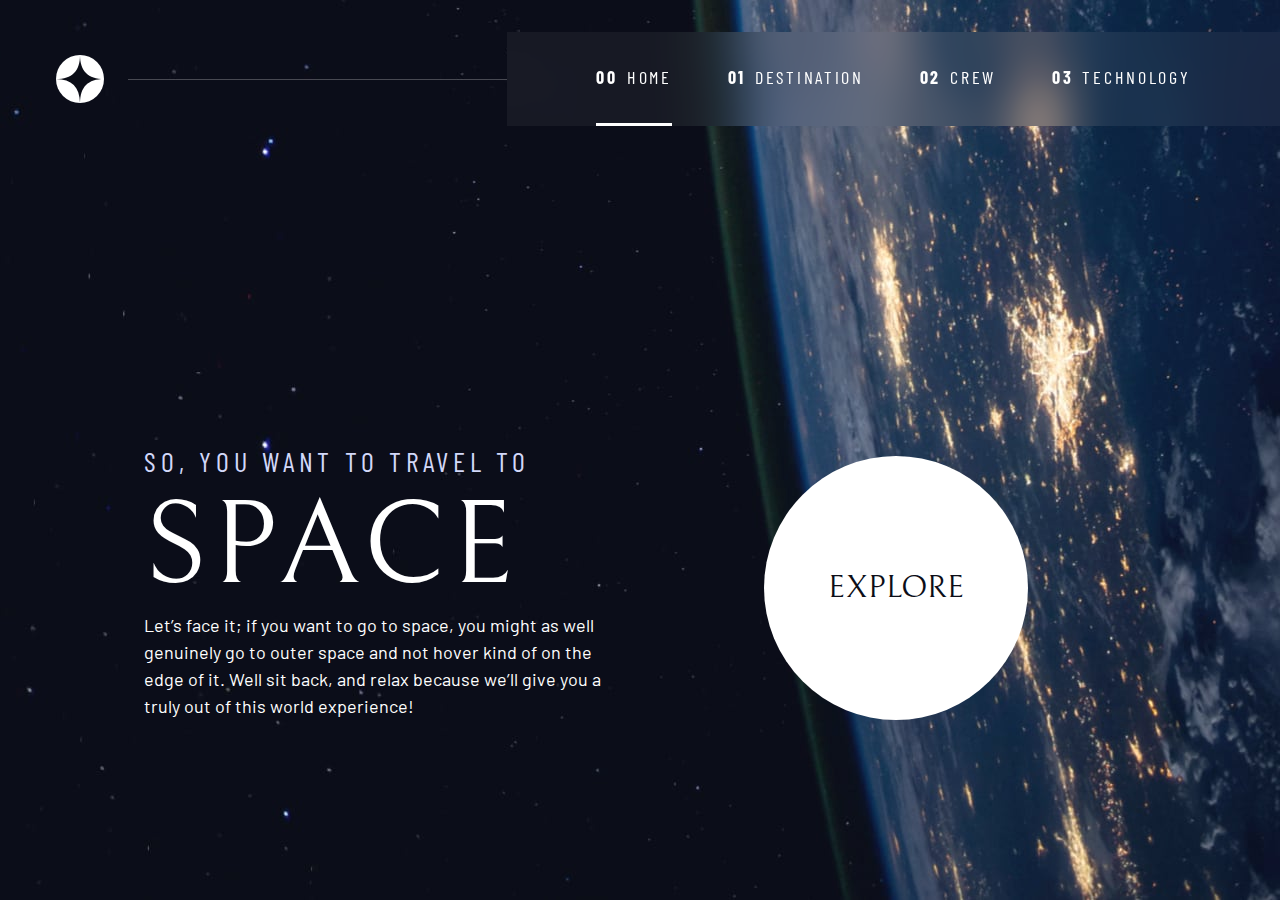
<file: index.html>
<!DOCTYPE html>
<html lang="en">
<head>
  <meta charset="UTF-8">
  <meta name="viewport" content="width=device-width, initial-scale=1.0">

  <link rel="icon" type="image/png" sizes="32x32" href="assets/img/favicon-32x32.png">
  <!-- Google fonts -->
  <link rel="preconnect" href="https://fonts.googleapis.com">
  <link rel="preconnect" href="https://fonts.gstatic.com" crossorigin>
  <link href="https://fonts.googleapis.com/css2?family=Barlow+Condensed:wght@400;700&family=Bellefair&family=Barlow:wght@400;700&display=swap"
      rel="stylesheet">
      
  <!-- Our custom CSS -->
  <link rel="stylesheet" href="assets/css/index.css">
  <title>Frontend Mentor | Space tourism website</title>
  <script src="assets/js/navigation.js" defer></script>
</head>
<body class="home">
  <a class="skip-to-content" href="#main">Skip to content</a>
  <header class="primary-header flex">
    <div>
      <img src="assets/img/shared/logo.svg" alt="space tourism logo" class="logo">
    </div>
    <button class="mobile-nav-toggle" aria-controls="primary-navigation"><span class="sr-only" aria-expanded="false">Menu</span></button>
    <nav>
        <ul id="primary-navigation" data-visible="false" class="primary-navigation underline-indicators flex">
            <li class="active"><a class="ff-sans-cond uppercase text-white letter-spacing-2" href="index.html"><span aria-hidden="true">00</span>Home</a></li>
            <li><a class="ff-sans-cond uppercase text-white letter-spacing-2" href="destination.html"><span aria-hidden="true">01</span>Destination</a></li>
            <li><a class="ff-sans-cond uppercase text-white letter-spacing-2" href="crew.html"><span aria-hidden="true">02</span>Crew</a></li>
            <li><a class="ff-sans-cond uppercase text-white letter-spacing-2" href="technology.html"><span aria-hidden="true">03</span>Technology</a></li>
        </ul>
    </nav>
  </header>
  
  <main id="main" class="grid-container grid-container--home">
    <div>
      <h1 class="text-accent fs-500 ff-sans-cond uppercase letter-spacing-1">So, you want to travel to
      <span class="d-block fs-900 ff-serif text-white">Space</span></h1>
      
      <p>Let’s face it; if you want to go to space, you might as well genuinely go to 
      outer space and not hover kind of on the edge of it. Well sit back, and relax 
      because we’ll give you a truly out of this world experience! </p>
    </div>
    <div>
      <a href="destination.html" class="large-button uppercase ff-serif text-dark bg-white">Explore</a>
    </div>
  </main>


</body>
</html>
</file>
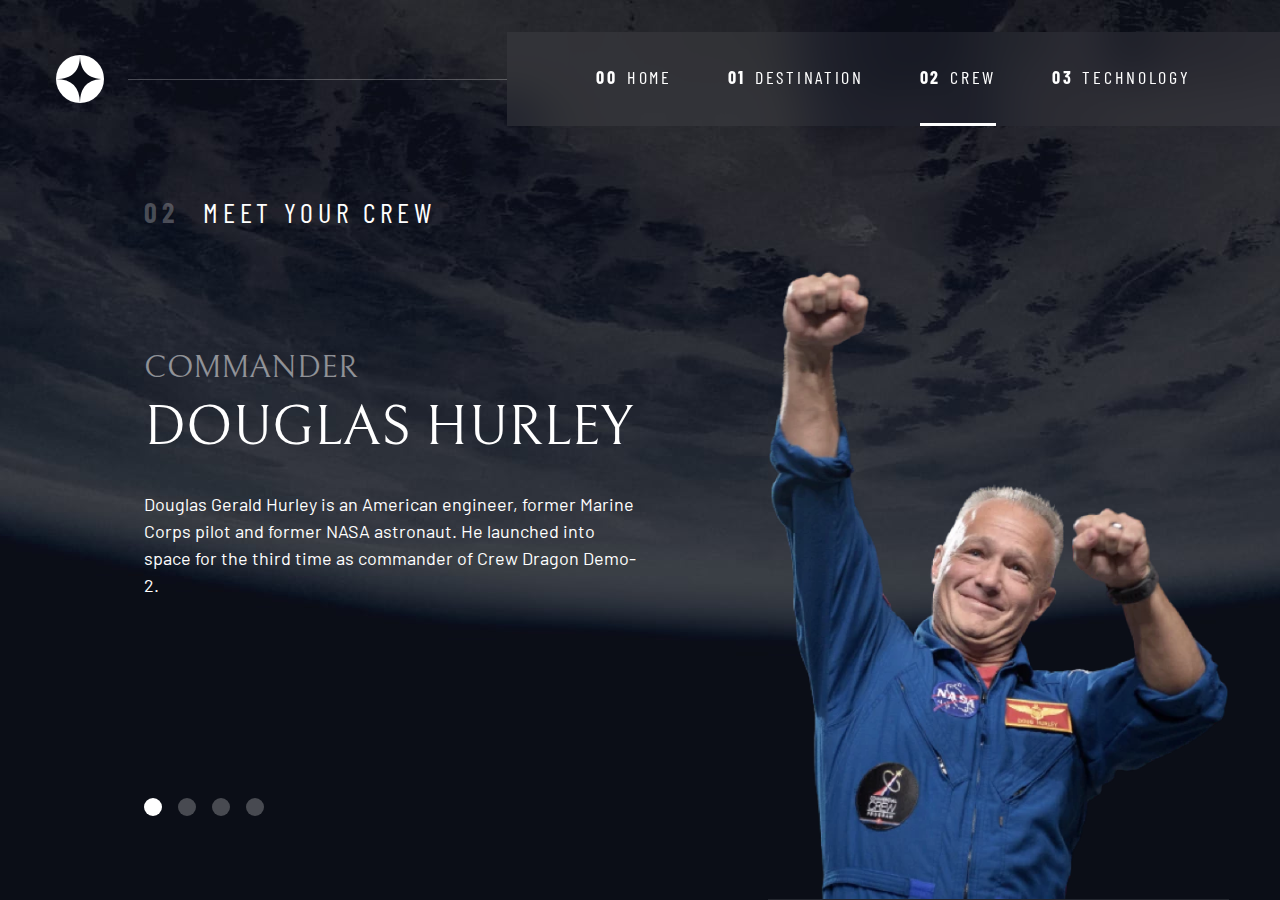
<file: crew.html>
<!DOCTYPE html>
<html lang="en">
<head>
  <meta charset="UTF-8">
  <meta name="viewport" content="width=device-width, initial-scale=1.0">

  <link rel="icon" type="image/png" sizes="32x32" href="assets/img/favicon-32x32.png">
  <!-- Google fonts -->
  <link rel="preconnect" href="https://fonts.googleapis.com">
  <link rel="preconnect" href="https://fonts.gstatic.com" crossorigin>
  <link href="https://fonts.googleapis.com/css2?family=Barlow+Condensed:wght@400;700&family=Bellefair&family=Barlow:wght@400;700&display=swap"
      rel="stylesheet">
      
  <!-- Our custom CSS -->
  <link rel="stylesheet" href="assets/css/index.css">
  <title>Frontend Mentor | Space tourism website</title>
  <script src="assets/js/navigation.js" defer></script>
  <script src="assets/js/tabs.js" defer></script>

</head>

<body class="crew">
  <a class="skip-to-content" href="#main">Skip to content</a>
  <header class="primary-header flex">
    <div>
      <img src="assets/img/shared/logo.svg  " alt="space tourism logo" class="logo">
    </div>
    <button class="mobile-nav-toggle" aria-controls="primary-navigation"><span class="sr-only" aria-expanded="false">Menu</span></button>
    <nav> 
        <ul id="primary-navigation" data-visible="false" class="primary-navigation underline-indicators flex">
          <li><a class="ff-sans-cond uppercase text-white letter-spacing-2" href="index.html"><span aria-hidden="true">00</span>Home</a></li>
          <li><a class="ff-sans-cond uppercase text-white letter-spacing-2" href="destination.html"><span aria-hidden="true">01</span>Destination</a></li>
          <li class="active"><a class="ff-sans-cond uppercase text-white letter-spacing-2" href="crew.html"><span aria-hidden="true">02</span>Crew</a></li>
          <li><a class="ff-sans-cond uppercase text-white letter-spacing-2" href="technology.html"><span aria-hidden="true">03</span>Technology</a></li>
        </ul>
    </nav>
  </header>
  
  <main id="main" class="grid-container grid-container--crew flow">
    <h1 class="numbered-title"><span aria-hidden="true">02</span> Meet your crew</h1>
    
    <div class="dot-indicators flex" role="tablist" aria-label="crew member list">
      <button aria-selected="true" aria-controls="commander-tab" role="tab" data-image="commander-image" tabindex="0"><span class="sr-only">The commander</span></button>
      <button aria-selected="false" aria-controls="mission-tab" role="tab" data-image="mission-image" tabindex="-1"><span class="sr-only">The mission specialist</span></button>
      <button aria-selected="false" aria-controls="pilot-tab" role="tab" data-image="pilot-image" tabindex="-1"><span class="sr-only">The pilot</span></button>
      <button aria-selected="false" aria-controls="crew-tab" role="tab" data-image="crew-image" tabindex="-1"><span class="sr-only">The crew engineer</span></button>
    </div>
    
    <!-- commander -->
    <article class="crew-details flow" id="commander-tab" role="tabpanel" tabindex="0">
      <header class="flow flow--space-small">
        <h2 class="fs-600 ff-serif uppercase">Commander</h2>
        <p class="fs-700 uppercase ff-serif">Douglas Hurley</p>
      </header>
      <p>Douglas Gerald Hurley is an American engineer, former Marine Corps pilot 
      and former NASA astronaut. He launched into space for the third time as 
      commander of Crew Dragon Demo-2.</p>
    </article> 
    
    <!-- mission specialist -->
    <article hidden class="crew-details flow" id="mission-tab" role="tabpanel" tabindex="0">
      <header class="flow flow--space-small">
        <h2 class="fs-600 ff-serif uppercase">Mission Specialist</h2>
        <p class="fs-700 uppercase ff-serif">Mark SHuttleworth</p>
      </header>
      <p>Mark Richard Shuttleworth is the founder and CEO of Canonical, the company behind
        the Linux-based Ubuntu operating system. Shuttleworth became the first South
        African to travel to space as a space tourist.</p>
    </article> 
    
    <!-- pilot -->
    <article hidden class="crew-details flow" id="pilot-tab" role="tabpanel" tabindex="0">
      <header class="flow flow--space-small">
        <h2 class="fs-600 ff-serif uppercase">Pilot</h2>
        <p class="fs-700 uppercase ff-serif">Victor Glover</p>
      </header>
      <p>Pilot on the first operational flight of the SpaceX Crew Dragon to the
        International Space Station. Glover is a commander in the U.S. Navy where
        he pilots an F/A-18.He was a crew member of Expedition 64, and served as a
        station systems flight engineer.</p>
    </article> 
    
    <!-- engineer -->
    <article hidden class="crew-details flow" id="crew-tab" role="tabpanel" tabindex="0">
      <header class="flow flow--space-small">
        <h2 class="fs-600 ff-serif uppercase">Flight Engineer</h2>
        <p class="fs-700 uppercase ff-serif">Anousheh Ansari</p>
      </header>
      <p>Anousheh Ansari is an Iranian American engineer and co-founder of Prodea Systems.
        Ansari was the fourth self-funded space tourist, the first self-funded woman to
        fly to the ISS, and the first Iranian in space.</p>
    </article> 
    
    
    <picture id="commander-image">
      <source srcset="assets/img/crew/image-douglas-hurley.webp" type="image/webp">
      <img src="assets/img/crew/image-douglas-hurley.png" alt="Douglas Hurley">
    </picture>
    <picture hidden id="mission-image">
      <source srcset="assets/img/crew/image-mark-shuttleworth.webp" type="image/webp">
      <img src="assets/img/crew/image-mark-shuttleworth.png" alt="Douglas Hurley">
    </picture>
    <picture hidden id="pilot-image">
      <source srcset="assets/img/crew/image-victor-glover.webp" type="image/webp">
      <img src="assets/img/crew/image-victor-glover.png" alt="Douglas Hurley">
    </picture>
    <picture hidden id="crew-image">
      <source srcset="assets/img/crew/image-anousheh-ansari.webp" type="image/webp">
      <img src="assets/img/crew/image-anousheh-ansari.png" alt="Douglas Hurley">
    </picture>
  </main>
</body>
</html>
</file>
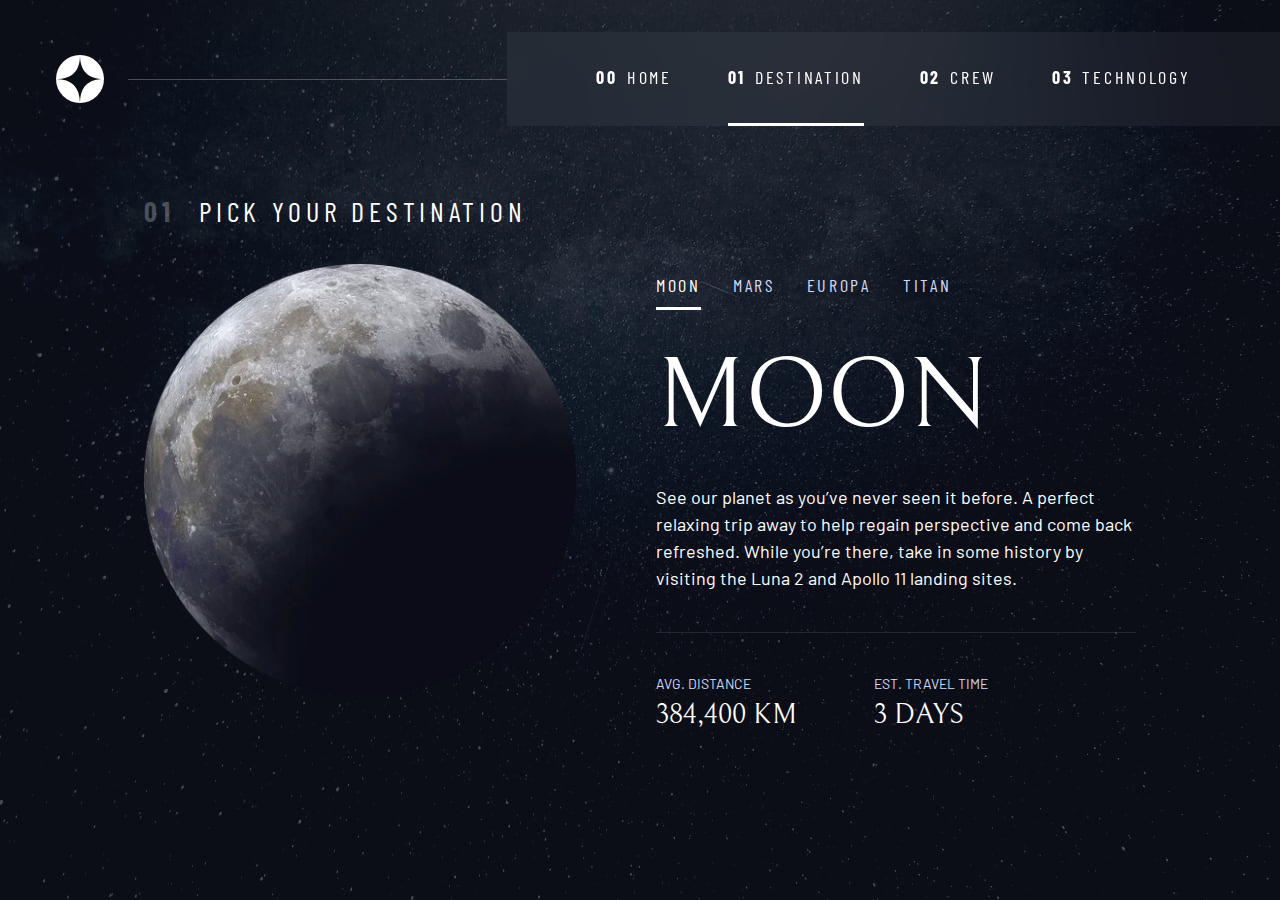
<file: destination.html>
<!DOCTYPE html>
<html lang="en">
<head>
  <meta charset="UTF-8">
  <meta name="viewport" content="width=device-width, initial-scale=1.0">

  <link rel="icon" type="image/png" sizes="32x32" href="assets/img/favicon-32x32.png">
  <!-- Google fonts -->
  <link rel="preconnect" href="https://fonts.googleapis.com">
  <link rel="preconnect" href="https://fonts.gstatic.com" crossorigin>
  <link href="https://fonts.googleapis.com/css2?family=Barlow+Condensed:wght@400;700&family=Bellefair&family=Barlow:wght@400;700&display=swap"
      rel="stylesheet">
      
  <!-- Our custom CSS -->
  <link rel="stylesheet" href="assets/css/index.css">
  <title>Frontend Mentor | Space tourism website</title>
  <script src="assets/js/navigation.js" defer></script>
  <script src="assets/js/tabs.js" defer></script>
</head>

<body class="destination">
  <a class="skip-to-content" href="#main">Skip to content</a>
  <header class="primary-header flex">
    <div>
      <img src="assets/img/shared/logo.svg" alt="space tourism logo" class="logo">
    </div>
    <button class="mobile-nav-toggle" aria-controls="primary-navigation"><span class="sr-only" aria-expanded="false">Menu</span></button>
    <nav>
        <ul id="primary-navigation" data-visible="false" class="primary-navigation underline-indicators flex">
          <li><a class="ff-sans-cond uppercase text-white letter-spacing-2" href="index.html"><span aria-hidden="true">00</span>Home</a></li>
          <li class="active"><a class="ff-sans-cond uppercase text-white letter-spacing-2" href="destination.html"><span aria-hidden="true">01</span>Destination</a></li>
          <li><a class="ff-sans-cond uppercase text-white letter-spacing-2" href="crew.html"><span aria-hidden="true">02</span>Crew</a></li>
          <li><a class="ff-sans-cond uppercase text-white letter-spacing-2" href="technology.html"><span aria-hidden="true">03</span>Technology</a></li>
        </ul>
    </nav>
  </header>
  
  <main id="main" class="grid-container grid-container--destination flow">
    <h1 class="numbered-title"><span aria-hidden="true">01</span> Pick your destination</h1>
    
    <picture id="moon-image">
      <source srcset="assets/img/destination/image-moon.webp" type="image/webp">
      <img src="assets/img/destination/image-moon.png" alt="the moon">
    </picture>
    <picture hidden id="mars-image">
      <source srcset="assets/img/destination/image-mars.webp" type="image/webp">
      <img src="assets/img/destination/image-mars.png" alt="the planet mars">
    </picture>
    <picture hidden id="europa-image">
      <source srcset="assets/img/destination/image-europa.webp" type="image/webp">
      <img src="assets/img/destination/image-europa.png" alt="the planet europa">
    </picture>
    <picture hidden id="titan-image">
      <source srcset="assets/img/destination/image-titan.webp" type="image/webp">
      <img src="assets/img/destination/image-titan.png" alt="the moon titan">
    </picture>
    
    
    <div class="tab-list underline-indicators flex" role="tablist" aria-label="destination list">
        <button aria-selected="true" role="tab" aria-controls="moon-tab" class="uppercase ff-sans-cond text-accent letter-spacing-2" tabindex="0" data-image="moon-image">Moon</button>
        <button aria-selected="false" role="tab" aria-controls="mars-tab" class="uppercase ff-sans-cond text-accent letter-spacing-2" tabindex="-1" data-image="mars-image">Mars</button>
        <button aria-selected="false" role="tab" aria-controls="europa-tab" class="uppercase ff-sans-cond text-accent letter-spacing-2" tabindex="-1" data-image="europa-image">Europa</button>
        <button aria-selected="false" role="tab" aria-controls="titan-tab" class="uppercase ff-sans-cond text-accent letter-spacing-2" tabindex="-1" data-image="titan-image">Titan</button>
    </div>

    <!-- The moon -->
    <article class="destination-info flow" id="moon-tab" tabindex="0" role="tabpanel">
      <h2 class="fs-800 uppercase ff-serif">Moon</h2>

      <p>See our planet as you’ve never seen it before. A perfect relaxing trip away to help 
      regain perspective and come back refreshed. While you’re there, take in some history 
      by visiting the Luna 2 and Apollo 11 landing sites.</p>
      
      <div class="destination-meta flex">
        <div>
          <h3 class="text-accent fs-200 uppercase">Avg. distance</h3>
          <p class="ff-serif uppercase">384,400 km</p>
        </div>
        <div>
          <h3 class="text-accent fs-200 uppercase">Est. travel time</h3>
          <p class="ff-serif uppercase">3 days</p>
        </div>
      </div>
    </article>
    
    <!-- Mars -->
    <article hidden class="destination-info flow" id="mars-tab" tabindex="0"  role="tabpanel">
      <h2 class="fs-800 uppercase ff-serif">Mars</h2>

      <p>Don’t forget to pack your hiking boots. You’ll need them to tackle Olympus Mons, 
  the tallest planetary mountain in our solar system. It’s two and a half times 
  the size of Everest!</p>
      
      <div class="destination-meta flex">
        <div>
          <h3 class="text-accent fs-200 uppercase">Avg. distance</h3>
          <p class="ff-serif uppercase">225 mil. km</p>
        </div>
        <div>
          <h3 class="text-accent fs-200 uppercase">Est. travel time</h3>
          <p class="ff-serif uppercase">9 months</p>
        </div>
      </div>
    </article>
    
    <!-- Europa -->
    <article hidden class="destination-info flow" id="europa-tab" tabindex="0"  role="tabpanel">
      <h2 class="fs-800 uppercase ff-serif">Europa</h2>

      <p>The smallest of the four Galilean moons orbiting Jupiter, Europa is a 
  winter lover’s dream. With an icy surface, it’s perfect for a bit of 
  ice skating, curling, hockey, or simple relaxation in your snug 
  wintery cabin.</p>
      <div class="destination-meta flex">
        <div>
          <h3 class="text-accent fs-200 uppercase">Avg. distance</h3>
          <p class="ff-serif uppercase">628 mil. km</p>
        </div>
        <div>
          <h3 class="text-accent fs-200 uppercase">Est. travel time</h3>
          <p class="ff-serif uppercase">3 years</p>
        </div>
      </div>
    </article>
    
    <!-- Titan -->
    <article hidden class="destination-info flow" id="titan-tab" tabindex="0"  role="tabpanel">
      <h2 class="fs-800 uppercase ff-serif">Titan</h2>

      <p>The only moon known to have a dense atmosphere other than Earth, Titan 
  is a home away from home (just a few hundred degrees colder!). As a 
  bonus, you get striking views of the Rings of Saturn.</p>
      
      <div class="destination-meta flex">
        <div>
          <h3 class="text-accent fs-200 uppercase">Avg. distance</h3>
          <p class="ff-serif uppercase">1.6 bil. km</p>
        </div>
        <div>
          <h3 class="text-accent fs-200 uppercase">Est. travel time</h3>
          <p class="ff-serif uppercase">7 years</p>
        </div>
      </div>
    </article>
  </main>
</body>
</html>
</file>
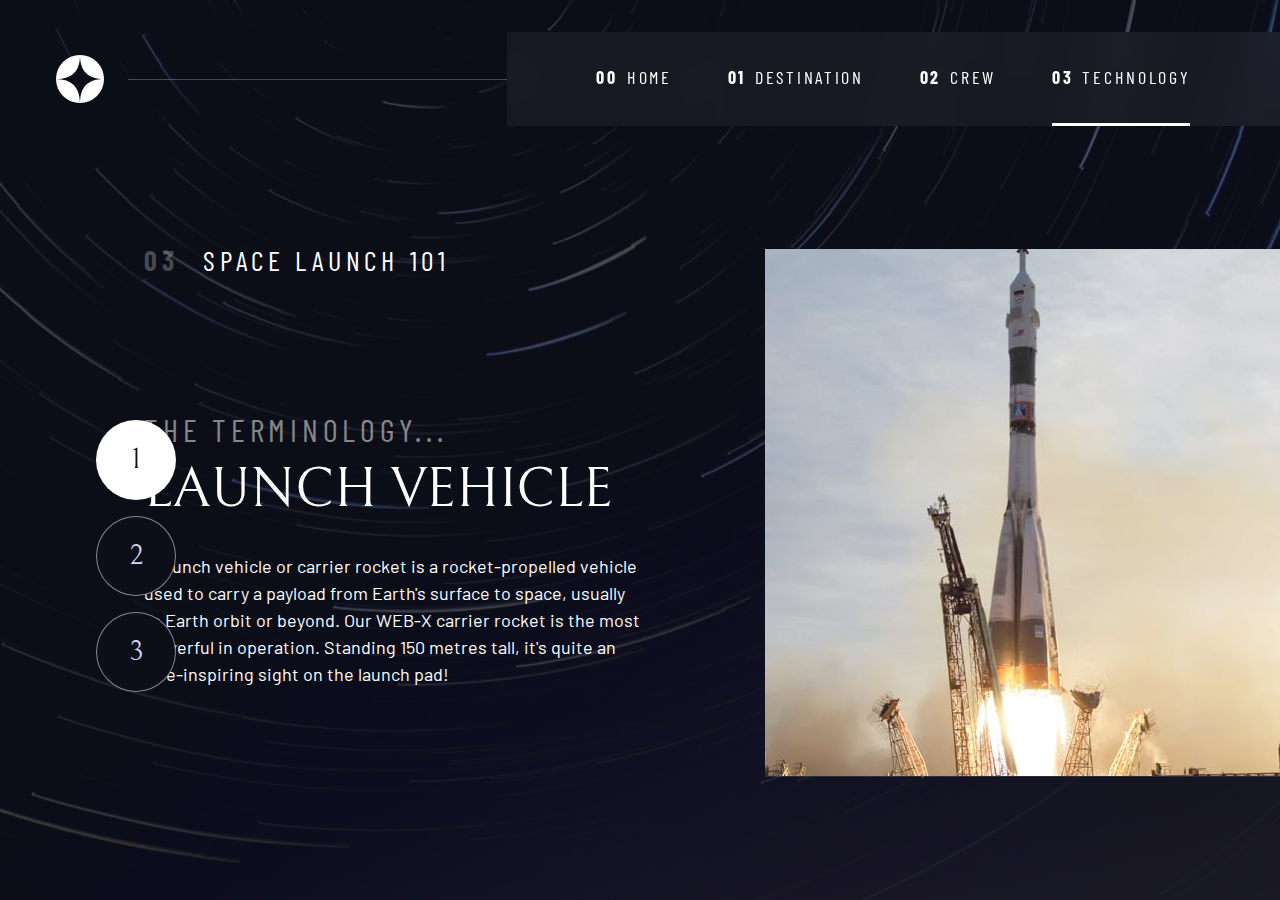
<file: technology.html>
<!DOCTYPE html>
<html lang="en">
<head>
  <meta charset="UTF-8">
  <meta name="viewport" content="width=device-width, initial-scale=1.0">

  <link rel="icon" type="image/png" sizes="32x32" href="assets/img/favicon-32x32.png">
  <!-- Google fonts -->
  <link rel="preconnect" href="https://fonts.googleapis.com">
  <link rel="preconnect" href="https://fonts.gstatic.com" crossorigin>
  <link href="https://fonts.googleapis.com/css2?family=Barlow+Condensed:wght@400;700&family=Bellefair&family=Barlow:wght@400;700&display=swap"
      rel="stylesheet">
      
  <!-- Our custom CSS -->
  <link rel="stylesheet" href="assets/css/index.css">
  <title>Frontend Mentor | Space tourism website</title>
  <script src="assets/js/navigation.js" defer></script>
  <script src="assets/js/tabs.js" defer></script>
</head>
<body class="technology">
    <a class="skip-to-content" href="#main">Skip to content</a>
    <header class="primary-header flex">
      <div>
        <img src="assets/img/shared/logo.svg" alt="space tourism logo" class="logo">
      </div>
      <button class="mobile-nav-toggle" aria-controls="primary-navigation"><span class="sr-only" aria-expanded="false">Menu</span></button>
      <nav>
          <ul id="primary-navigation" data-visible="false" class="primary-navigation underline-indicators flex">
            <li><a class="ff-sans-cond uppercase text-white letter-spacing-2" href="index.html"><span aria-hidden="true">00</span>Home</a></li>
            <li><a class="ff-sans-cond uppercase text-white letter-spacing-2" href="destination.html"><span aria-hidden="true">01</span>Destination</a></li>
            <li><a class="ff-sans-cond uppercase text-white letter-spacing-2" href="crew.html"><span aria-hidden="true">02</span>Crew</a></li>
            <li class="active"><a class="ff-sans-cond uppercase text-white letter-spacing-2" href="technology.html"><span aria-hidden="true">03</span>Technology</a></li>
          </ul>
      </nav>
    </header>
    <main id="main" class="grid-container grid-container--technology flow">
            <h1 class="numbered-title"><span aria-hidden="true">03</span> Space launch 101</h1>
        
            <div class="number-indicators" role="tablist" aria-label="technology list">
                <button aria-selected="true" role="tab" aria-controls="number-one-tab" class="number fs-500 ff-serif text-accent" tabindex="0" data-image="launch-image">1</button>
                <button aria-selected="false" role="tab" aria-controls="number-two-tab" class="number fs-500 ff-serif text-accent" tabindex="-1" data-image="capsule-image">2</button>
                <button aria-selected="false" role="tab" aria-controls="number-three-tab" class="number fs-500 ff-serif text-accent" tabindex="-1" data-image="spaceport-image">3</button>
            </div>
            
            <article class="technology-details flow" id="number-one-tab" role="tabpanel" tabindex="0">
            <header class="flow flow--space-small">
              <h2 class="fs-600 ff-sans-cond uppercase text-accent letter-spacing-1">The terminology...</h2>
              <p class="d-block fs-700 uppercase ff-serif text-white">Launch vehicle</p>
            </header>
            <p>
                A launch vehicle or carrier rocket is a rocket-propelled vehicle used to carry a 
                payload from Earth's surface to space, usually to Earth orbit or beyond. Our 
                WEB-X carrier rocket is the most powerful in operation. Standing 150 metres tall, 
                it's quite an awe-inspiring sight on the launch pad!
            </p>
            </article>

            <article hidden class="technology-details flow" id="number-two-tab" role="tabpanel" tabindex="0">
            <header class="flow flow--space-small">
              <h2 class="fs-600 ff-sans-cond uppercase text-accent letter-spacing-1">The terminology...</h2>
              <p class="d-block fs-700 uppercase ff-serif text-white">Space capsule</p>
            </header>
            <p>
              A space capsule is an often-crewed spacecraft that uses a blunt-body reentry 
              capsule to reenter the Earth's atmosphere without wings. Our capsule is where 
              you'll spend your time during the flight. It includes a space gym, cinema, 
              and plenty of other activities to keep you entertained.
            </p>
            </article>
            <article hidden class="technology-details flow" id="number-three-tab" role="tabpanel" tabindex="0">
            <header class="flow flow--space-small">
              <h2 class="fs-600 ff-sans-cond uppercase text-accent letter-spacing-1">The terminology...</h2>
              <p class="d-block fs-700 uppercase ff-serif text-white">Spaceport</p>
            </header>
            <p>
              A spaceport or cosmodrome is a site for launching (or receiving) spacecraft, 
              by analogy to the seaport for ships or airport for aircraft. Based in the 
              famous Cape Canaveral, our spaceport is ideally situated to take advantage 
              of the Earth’s rotation for launch.
            </p>
            </article>
            
          <picture id="launch-image">
            <source srcset="assets/img/technology/image-launch-vehicle-landscape.jpg" media="(max-width: 45em)">
            <img src="assets/img/technology/image-launch-vehicle-portrait.jpg" style="width: 100%;" alt="launch vehicle">
          </picture>
          <picture hidden id="capsule-image">
            <source srcset="assets/img/technology/image-space-capsule-landscape.jpg" media="(max-width: 45em)">
            <img src="assets/img/technology/image-space-capsule-portrait.jpg" style="width: 100%;" alt="Space Capsule">
          </picture>
          <picture hidden id="spaceport-image">
            <source srcset="assets/img/technology/image-spaceport-landscape.jpg" media="(max-width: 45em)">
            <img src="assets/img/technology/image-spaceport-portrait.jpg" style="width: 100%;" alt="spaceport">
          </picture>

         
 
  </main>
</body>
</html>
</file>
<file: assets/css/index.css>
/* ------------------- */
/* Custom properties   */
/* ------------------- */

:root {
    /* colors */
    --clr-dark: 230 35% 7%;
    --clr-light: 231 77% 90%;
    --clr-white: 0 0% 100%;
    
    /* font-sizes */
    --fs-900: clamp(5rem, 8vw + 1rem, 9.375rem);
    --fs-800: 3.5rem;
    --fs-700: 1.5rem;
    --fs-600: 1rem;
    --fs-500: 1rem;
    --fs-400: 0.9375rem;
    --fs-300: 1rem;
    --fs-200: 0.875rem;
    
    /* font-families */
    --ff-serif: "Bellefair", serif;
    --ff-sans-cond: "Barlow Condensed", sans-serif;
    --ff-sans-normal: "Barlow", sans-serif;
}

@media (min-width: 35em) {
    :root {
        --fs-800: 5rem;
        --fs-700: 2.5rem;
        --fs-600: 1.5rem;
        --fs-500: 1.25rem;
        --fs-400: 1rem;
    }
}

@media (min-width: 45em) {
    :root {
        /* font-sizes */
        --fs-800: 6.25rem;
        --fs-700: 3.5rem;
        --fs-600: 2rem;
        --fs-500: 1.75rem;
        --fs-400: 1.125rem;
    }
}


/* ------------------- */
/* Reset               */
/* ------------------- */

/* https://piccalil.li/blog/a-modern-css-reset/ */

/* Box sizing */
*,
*::before,
*::after {
    box-sizing: border-box;
}

/* Reset margins */
body,
h1,
h2,
h3,
h4,
h5,
p,
figure,
picture {
    margin: 0; 
}

h1,
h2,
h3,
h4,
h5,
h6,
p {
    font-weight: 400;
}

/* set up the body */
body {
    font-family: var(--ff-sans-normal);
    font-size: var(--fs-400);
    color: hsl( var(--clr-white) );
    background-color: hsl( var(--clr-dark) );
    line-height: 1.5;
    min-height: 100vh;
    
    display: grid;
    grid-template-rows: min-content 1fr;
    
    overflow-x: hidden;
}

/* make images easier to work with */
img,
picutre {
    max-width: 100%;
    display: block;
}

/* make form elements easier to work with */
input,
button,
textarea,
select {
    font: inherit;
}

/* remove animations for people who've turned them off */
@media (prefers-reduced-motion: reduce) {  
  *,
  *::before,
  *::after {
    animation-duration: 0.01ms !important;
    animation-iteration-count: 1 !important;
    transition-duration: 0.01ms !important;
    scroll-behavior: auto !important;
  }
}


/* ------------------- */
/* Utility classes     */
/* ------------------- */

/* general */

.flex {
    display: flex;
    gap: var(--gap, 1rem);
}

.grid {
    display: grid;
    gap: var(--gap, 1rem);
}

.d-block {
    display: block;
}

.flow > *:where(:not(:first-child)) {
    margin-top: var(--flow-space, 1rem);
}

.flow--space-small {
    --flow-space: .75rem;
}

.container {
    padding-inline: 2em;
    margin-inline: auto;
    max-width: 80rem;
}

.sr-only {
  position: absolute; 
  width: 1px;
  height: 1px;
  padding: 0;
  margin: -1px; 
  overflow: hidden;
  clip: rect(0, 0, 0, 0);
  white-space: nowrap; /* added line */
  border: 0;
}

.skip-to-content {
    position: absolute;
    z-index: 9999;
    background: hsl( var(--clr-white) );
    color: hsl( var(--clr-dark) ); 
    padding: .5em 1em;
    margin-inline: auto;
    transform: translateY(-100%);
    transition: transform 250ms ease-in;
}

.skip-to-content:focus {
    transform: translateY(0);
}

/* colors */

.bg-dark { background-color: hsl( var(--clr-dark) );}
.bg-accent { background-color: hsl( var(--clr-light) );}
.bg-white { background-color: hsl( var(--clr-white) );}

.text-dark { color: hsl( var(--clr-dark) );}
.text-accent { color: hsl( var(--clr-light) );}
.text-white { color: hsl( var(--clr-white) );}

/* typography */

.ff-serif { font-family: var(--ff-serif); } 
.ff-sans-cond { font-family: var(--ff-sans-cond); } 
.ff-sans-normal { font-family: var(--ff-sans-normal); } 

.letter-spacing-1 { letter-spacing: 4.75px; } 
.letter-spacing-2 { letter-spacing: 2.7px; } 
.letter-spacing-3 { letter-spacing: 2.35px; } 

.uppercase { text-transform: uppercase; }

.fs-900 { font-size: var(--fs-900); }
.fs-800 { font-size: var(--fs-800); }
.fs-700 { font-size: var(--fs-700); }
.fs-600 { font-size: var(--fs-600); }
.fs-500 { font-size: var(--fs-500); }
.fs-400 { font-size: var(--fs-400); }
.fs-300 { font-size: var(--fs-300); }
.fs-200 { font-size: var(--fs-200); }

.fs-900,
.fs-800,
.fs-700,
.fs-600 {
    line-height: 1.1;
}

.numbered-title {
    font-family: var(--ff-sans-cond);
    font-size: var(--fs-500);
    text-transform: uppercase;
    letter-spacing: 4.72px; 
}

.numbered-title span {
    margin-right: .5em;
    font-weight: 700;
    color: hsl( var(--clr-white) / .25);
}


/* ------------------- */
/* Compontents         */
/* ------------------- */

.large-button {
    font-size: clamp(1.5rem, 3vw + 1rem, 2rem);
    position: relative;
    z-index: 1;
    display: inline-grid;
    place-items: center;
    padding: 0 2em;
    border-radius: 50%;
    aspect-ratio: 1;
    text-decoration: none;
}

.large-button::after {
    content: '';
    position: absolute;
    z-index: -1;
    width: 100%;
    height: 100%;
    background: hsl( var(--clr-white) / .1);
    border-radius: 50%;
    opacity: 0;
    transition: opacity 500ms linear, transform 750ms ease-in-out;
}
 
.large-button:hover::after,
.large-button:focus::after {
    opacity: 1;
    transform: scale(1.5);
}

/* primary-header */

.logo {
    margin: 1.5rem clamp(1.5rem, 5vw, 3.5rem);
}

.primary-header {
    justify-content: space-between;
    align-items: center;
}

.primary-navigation {
    --gap: clamp(1.5rem, 5vw, 3.5rem);
    --underline-gap: 2rem;
    list-style: none;
    padding: 0;
    margin: 0;
    background: hsl( var(--clr-white) / 0.05);
    backdrop-filter: blur(1.5rem);
}

.primary-navigation a {
    text-decoration: none;
}

.primary-navigation a > span {
    font-weight: 700;
    margin-right: .5em;
}

.mobile-nav-toggle {
    display: none;
}

@media (max-width: 35rem) {
    .primary-navigation {
        --underline-gap: .5rem;
        position: fixed;
        z-index: 1000;
        inset: 0 0 0 30%;
        list-style: none;
        padding: min(20rem, 15vh) 2rem;
        margin: 0;
        flex-direction: column;
        transform: translateX(100%);
        transition: transform 500ms ease-in-out;
    }
    
    .primary-navigation[data-visible="true"] {
        transform: translateX(0);
    }
    
    .primary-navigation.underline-indicators > .active {
       border: 0;
    }
    
    .mobile-nav-toggle {
        display: block;
        position: absolute;
        z-index: 2000;
        right: 1rem;
        top: 2rem;
        background: transparent;
        background-image: url(../img/shared/icon-hamburger.svg);
        background-repeat: no-repeat;
        background-position: center;
        width: 1.5rem;
        aspect-ratio: 1;
        border: 0;
    }
    
    .mobile-nav-toggle[aria-expanded="true"] {
        background-image: url(../img/shared/icon-close.svg);
    }
    
    .mobile-nav-toggle:focus-visible {
        outline: 5px solid white;
        outline-offset: 5px;
    }
    
}

@media (min-width: 35em) {
    .primary-navigation {
        padding-inline: clamp(3rem, 7vw, 7rem);
    }
}

@media (min-width: 35em) and (max-width: 44.999em) {
    .primary-navigation a > span {
        display: none;
    }
}

@media (min-width: 45em) {
    
     .primary-header::after {
         content: '';
         display: block;
         position: relative;
         height: 1px;
         width: 100%;
         margin-right: -2.5rem;
         background: hsl( var(--clr-white) / .25);
         order: 1;
     }
     
    nav {
        order: 2;
    }
    
    .primary-navigation {
        margin-block: 2rem;
    }
    
   
}


.underline-indicators > * {
    cursor: pointer;
    padding: var(--underline-gap, .5rem) 0;
    border: 0;
    border-bottom: .2rem solid hsl( var(--clr-white) / 0 );
    background-color: transparent;
}

.underline-indicators > *:hover,
.underline-indicators > *:focus {
    border-color: hsl( var(--clr-white) / .5);
}

.underline-indicators > .active,
.underline-indicators > [aria-selected="true"] {
    color: hsl( var(--clr-white) / 1);
    border-color: hsl( var(--clr-white) / 1); 
}

.tab-list {
    --gap: 2rem;
}

.dot-indicators > * {
    cursor: pointer;
    border: 0;
    border-radius: 50%;
    padding: .5em;
    background-color: hsl( var(--clr-white) / .25);
}
 
.dot-indicators > *:hover,
.dot-indicators > *:focus { 
    background-color: hsl( var(--clr-white) / .5);
}

.dot-indicators > [aria-selected="true"] {
    background-color: hsl( var(--clr-white) / 1); 
}


.number-indicators > * {
    cursor: pointer;
    border: 0;
    width: 5rem;
    aspect-ratio: 1;
    border-radius: 50%;
    padding: .5em;
    background-color: hsl( var(--clr-white) / .25);
    border: 1px solid hsl( var(--clr-white) / .5);
}
 
.number-indicators > *:hover,
.number-indicators > *:focus { 
    border-color: hsl( var(--clr-white));
    
}

.number-indicators > [aria-selected="true"] {
    background-color: hsl( var(--clr-white) / 1); 
    color: hsl( var(--clr-dark) );
}
/* ----------------------------- */
/* Page specific background      */
/* ----------------------------- */
body {
    background-size: cover;
    background-position: bottom center;
}
/* home */
.home {
    background-image: url(../img/home/background-home-mobile.jpg);
}

@media (min-width: 35rem) {
    .home {
        background-position: center center;
        background-image: url(../img/home/background-home-tablet.jpg);
    }
}

@media (min-width: 45rem) {
    .home {
        background-image: url(../img/home/background-home-desktop.jpg);
    }
} 

/* destination */
.destination {
    background-image: url(../img/destination/background-destination-mobile.jpg);
}

@media (min-width: 35rem) {
    .destination {
        background-position: center center;
        background-image: url(../img/destination/background-destination-tablet.jpg);
    }
}

@media (min-width: 45rem) {
    .destination {
        background-image: url(../img/destination/background-destination-desktop.jpg);
    }
} 

/* crew */
.crew {
    background-image: url(../img/crew/background-crew-mobile.jpg);
}

@media (min-width: 35rem) {
    .crew {
        background-position: center center;
        background-image: url(../img/crew/background-crew-tablet.jpg);
    }
}

@media (min-width: 45rem) {
    .crew {
        background-image: url(../img/crew/background-crew-desktop.jpg);
    }
} 

/* technology */
.technology {
    background-image: url(../img/technology/background-technology-mobile.jpg);
    background-size: cover;
}

@media (min-width: 35rem) {
    .technology {
        background-position: center center;
        background-image: url(../img/technology/background-technology-tablet.jpg);
        background-size: cover;
    }
}

@media (min-width: 45rem) {
    .technology {
        background-image: url(../img/technology/background-technology-desktop.jpg);
        background-size: cover;
    }
} 


/* ----------------------------- */
/* Technology                        */
/* ----------------------------- */
.number{
    border-radius: 50%;
    background-color: hsl( var(--clr-dark) );
}

/* ----------------------------- */
/* Layout                        */
/* ----------------------------- */


.grid-container {
    text-align: center;
    display: grid;
    place-items: center;
    padding-inline: 0;
    padding-bottom: 4rem;
}

.grid-container p:not([class]) {
    max-width: 50ch;
}

.numbered-title {
    grid-area: title;
}

/* destination layout */

.grid-container--destination {
    --flow-space: 2rem;
    grid-template-areas: 
        'title'
        'image'
        'tabs'
        'content';
}

.grid-container--destination > picture {
    grid-area: image;
    max-width: 60%;
    align-self: start;
}

.grid-container--destination > .tab-list {
    grid-area: tabs;
}

.grid-container--destination > .destination-info {
    grid-area: content;
}

.destination-meta {
    flex-direction: column;
    border-top: 1px solid hsl( var(--clr-white) / .1);
    padding-top: 2.5rem;
    margin-top: 2.5rem;
}

.destination-meta p {
    font-size: 1.75rem;
}

/* crew layout */

.grid-container--crew {
    --flow-space: 2rem;
    grid-template-areas: 
        'title'
        'image'
        'tabs'
        'content';
}

.grid-container--crew > picture {
    grid-area: image;
    max-width: 60%;
    border-bottom: 1px solid hsl( var(--clr-white) / .1);
}

.grid-container--crew > .dot-indicators {
    grid-area: tabs;
}

.grid-container--crew > .crew-details {
    grid-area: content;
}

.crew-details h2 {
    color: hsl( var(--clr-white) / .5);
}



/* technology layout */

.grid-container--technology {
    --flow-space: 2rem;
    grid-template-areas: 
        'title'
        'image'
        'tabs'
        'content';
}

.grid-container--technology > picture {
    grid-area: image;
    max-width: 90%;
    border-bottom: 1px solid hsl( var(--clr-white) / .1);
}

.grid-container--technology > .number-indicators {
    grid-area: tabs;
}

.grid-container--technology > .technology-details {
    grid-area: content;
}

.technology-details h2 {
    color: hsl( var(--clr-white) / .5);
}

@media (min-width: 35em) {
    .numbered-title {
        justify-self: start;
        margin-top: 2rem;
    }
    
    .destination-meta {
        flex-direction: row;
        justify-content: space-evenly;
    }
    
    .grid-container--crew {
        padding-bottom: 0;
        grid-template-areas: 
            'title'
            'content'
            'tabs'
            'image';
    }

    .number-indicators{
        display: flex;
        gap: var(--gap, 1rem);
    }
}

@media (min-width: 35em)  and (max-width: 45em){
  
   .number-indicators{
    display: flex;
    gap: var(--gap, 1rem);
}

.grid-container--technology {
    grid-template-columns: minmax(1rem, 1fr);
    justify-items: center;
}

.grid-container--technology > picture {
    grid-column: span 2;
    justify-self: center;
    max-width: 100%;
}
}

@media (min-width: 45em) {
    .grid-container {
        text-align: left;
        column-gap: var(--container-gap, 2rem);
        grid-template-columns: minmax(1rem, 1fr) repeat(2, minmax(0, 30rem)) minmax(1rem, 1fr);
    }
    
    .grid-container--home {
        padding-bottom: max(6rem, 20vh);
        align-items: end;
    }
    
    .grid-container--home > *:first-child {
        grid-column: 2;
    }

    .grid-container--home > *:last-child {
        grid-column: 3;
    }
    
    .grid-container--destination {
        justify-items: start;
        align-content: start;
        grid-template-areas: 
            '. title title .'
            '. image tabs .'
            '. image content .';
    }
    
    .grid-container--destination > picture {
        max-width: 90%;
    }
     
    .destination-meta {
        --gap: min(6vw, 6rem);
        justify-content: start;
    }
    
    .grid-container--crew {
        grid-template-columns: minmax(1rem, 1fr) minmax(0, 37rem) minmax(0, 23rem) minmax(1rem, 1fr);
        justify-items: start;
        grid-template-areas: 
            '. title title .'
            '. content image .'
            '. tabs image .';
    }
    
    .grid-container--crew > picture {
        grid-column: span 2;
        align-self: end; 
        max-width: 90%;
    }

    .number-indicators{
        position: absolute;
        left: 6rem;
        bottom: 13rem;
        display: grid;
        gap: var(--gap, 1rem);
    }

    .grid-container--technology {
        grid-template-columns: minmax(1rem, 1fr) minmax(0, 37rem) minmax(0, 23rem) minmax(1rem, 1fr);
        justify-items: start;
        grid-template-areas: 
            '. title title .'
            '. content image .'
            '. tabs image .';
    }
    
    .grid-container--technology > picture {
        grid-column: span 2;
        position: absolute;
        justify-self: end; 
        max-width: 90%;
        right: 0;
    }

}
</file>
